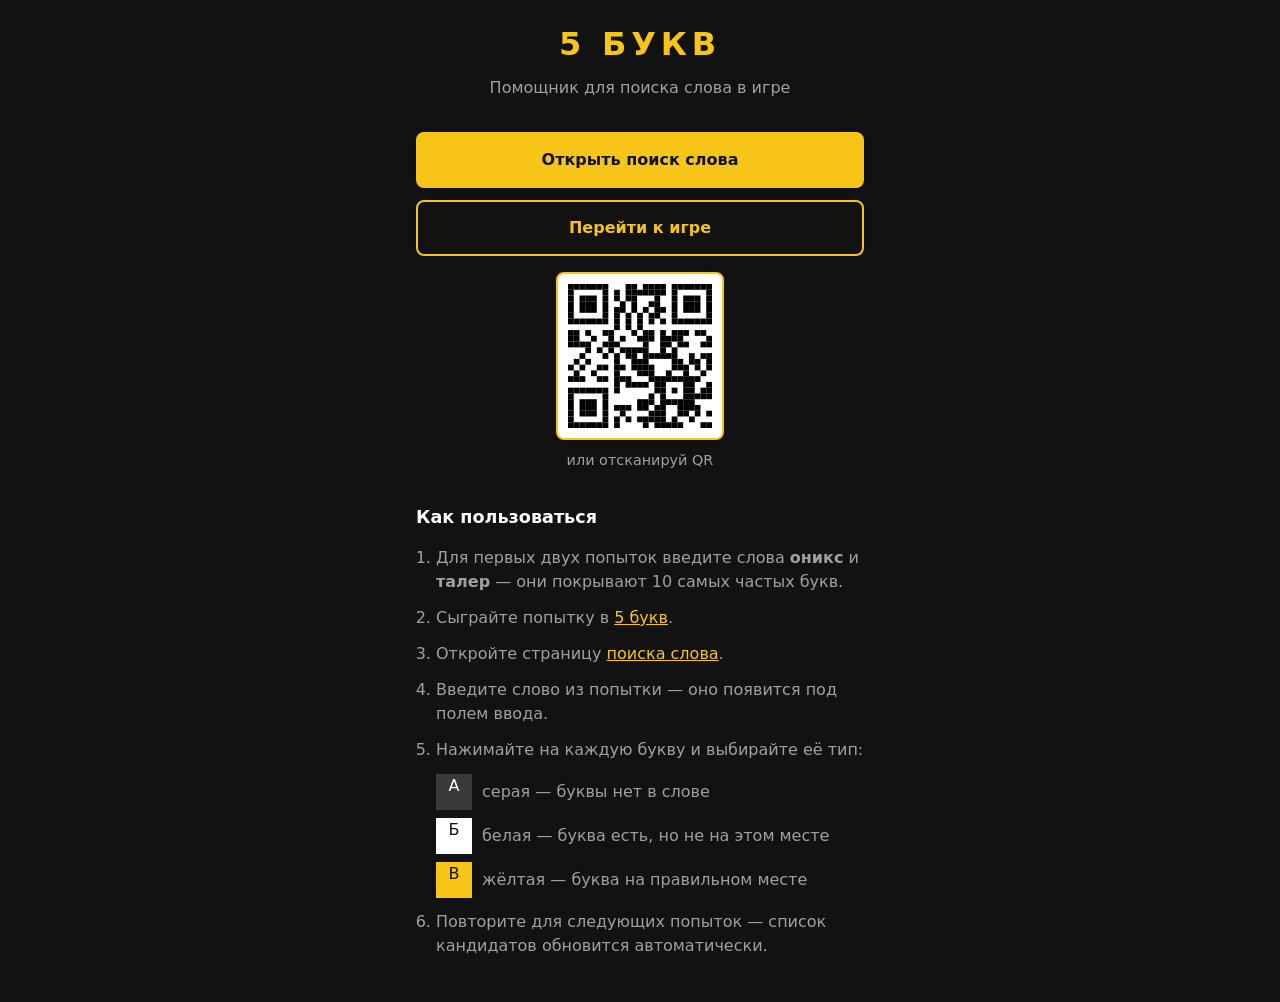
<file: index.html>
<!DOCTYPE html>
<html lang="ru">
<head>
  <meta charset="UTF-8">
  <meta name="viewport" content="width=device-width, initial-scale=1">
  <title>5 букв</title>
  <link rel="stylesheet" href="./base.css">
</head>
<body>
<div class="page home">
  <header class="home-header">
    <h1 class="home-title">5 БУКВ</h1>
    <p class="home-subtitle">Помощник для поиска слова в игре</p>
  </header>

  <nav class="home-nav">
    <a class="home-link home-link--primary" href="./solver.html">Открыть поиск слова</a>
    <div class="home-game">
      <a class="home-link" href="https://5bukv.tinkoff.ru/">Перейти к игре</a>
      <a class="home-qr" href="https://5bukv.tinkoff.ru/" aria-label="Перейти к игре по QR-коду">
        <img class="home-qr-image" src="./game-qr.svg" alt="" width="168" height="168">
        <span class="home-qr-caption">или отсканируй QR</span>
      </a>
    </div>
  </nav>

  <section class="home-section">
    <h2>Как пользоваться</h2>
    <ol class="home-steps">
      <li>Для первых двух попыток введите слова <strong>оникс</strong> и <strong>талер</strong> — они покрывают 10 самых частых букв.</li>
      <li>Сыграйте попытку в <a href="https://5bukv.tinkoff.ru/">5 букв</a>.</li>
      <li>Откройте страницу <a href="./solver.html">поиска слова</a>.</li>
      <li>Введите слово из попытки — оно появится под полем ввода.</li>
      <li>Нажимайте на каждую букву и выбирайте её тип:
        <ul class="legend">
          <li><span class="legend-tile tile--miss">А</span> серая — буквы нет в слове</li>
          <li><span class="legend-tile tile--present">Б</span> белая — буква есть, но не на этом месте</li>
          <li><span class="legend-tile tile--hit">В</span> жёлтая — буква на правильном месте</li>
        </ul>
      </li>
      <li>Повторите для следующих попыток — список кандидатов обновится автоматически.</li>
    </ol>
  </section>
</div>
</body>
</html>
</file>
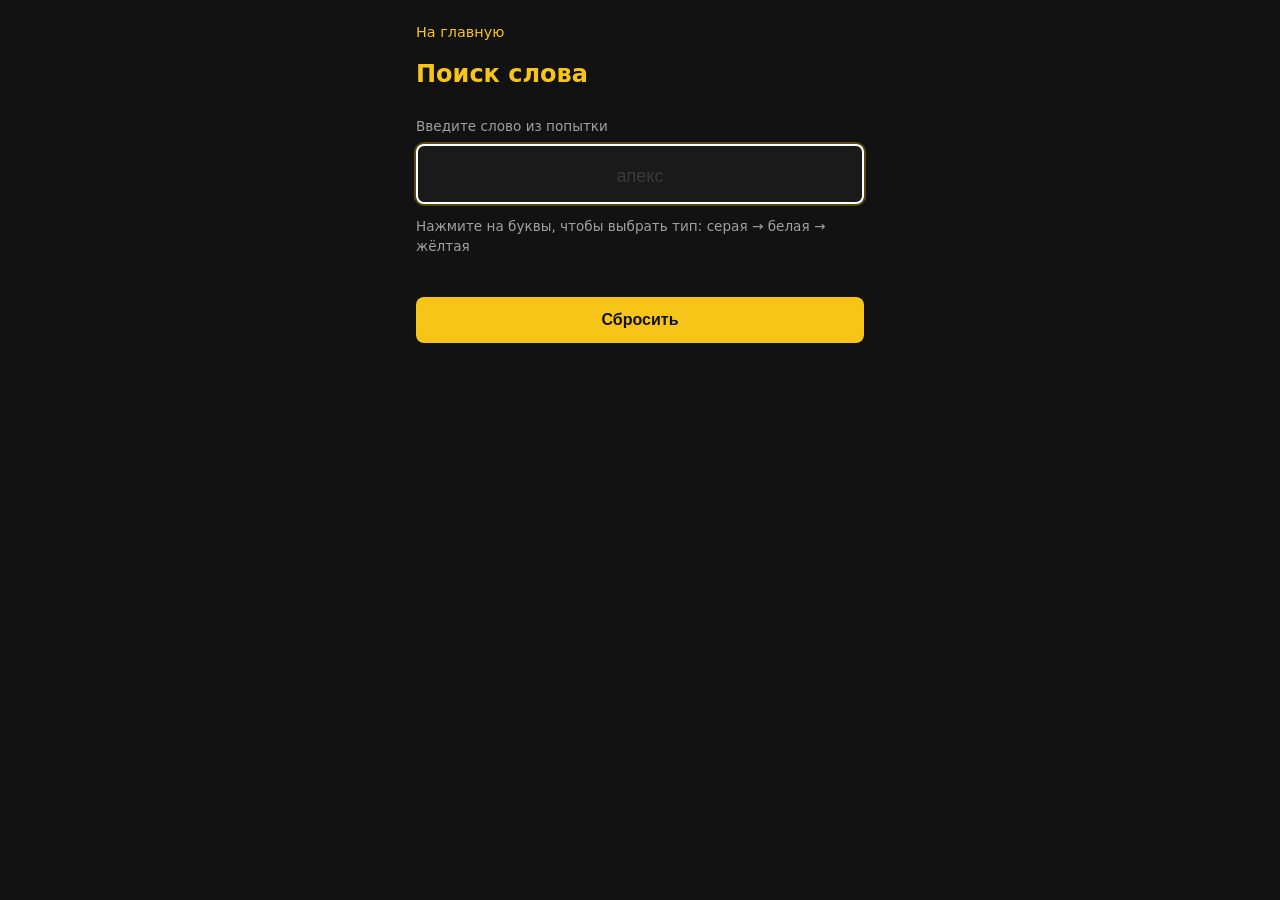
<file: solver.html>
<!DOCTYPE html>
<html lang="ru">
<head>
  <meta charset="UTF-8">
  <meta name="viewport" content="width=device-width, initial-scale=1">
  <title>Поиск слова — 5 букв</title>
  <link rel="stylesheet" href="./base.css">
</head>
<body>
<div class="page solver">
  <header class="solver-header">
    <a class="back-link" href="./index.html">На главную</a>
    <h1 class="solver-title">Поиск слова</h1>
  </header>

  <p id="status" class="status" data-error="Не удалось загрузить словарь.">Загрузка словаря…</p>

  <div class="solver-input">
    <label for="word-input">Введите слово из попытки</label>
    <input
      id="word-input"
      type="text"
      maxlength="5"
      placeholder="апекс"
      autocomplete="off"
      inputmode="text"
      disabled
    >
  </div>

  <p class="hint">Нажмите на буквы, чтобы выбрать тип: серая → белая → жёлтая</p>

  <div id="attempts" class="attempts"></div>

  <button type="button" id="reset">Сбросить</button>

  <section id="results" class="results" hidden>
    <p class="results-header">
      Кандидаты: <span id="results-count">0</span>
    </p>
    <ul id="results-list" class="results-list" data-empty="Совпадений нет"></ul>
  </section>
</div>
<script src="./filter.js"></script>
<script src="./confetti.js"></script>
<script src="./solver.js"></script>
</body>
</html>
</file>
<file: base.css>
:root {
  --bg: #121213;
  --surface: #1a1a1b;
  --text: #ffffff;
  --text-muted: #a0a0a0;
  --accent: #f6c518;
  --accent-dim: #c9a012;
  --correct: #ffffff;
  --border: #3a3a3c;
  --input-bg: #1a1a1b;
  --absent: #3a3a3c;
  --tile-hit-text: #121213;
}

html * {
  box-sizing: border-box;
}

body {
  margin: 0;
  padding: 0;
  font-family: system-ui, -apple-system, sans-serif;
  font-size: 16px;
  line-height: 1.5;
  color: var(--text);
  background-color: var(--bg);
  min-height: 100dvh;
}

a {
  color: var(--accent);
}

.page {
  max-width: 480px;
  margin: 0 auto;
  padding: 20px 16px 32px;
}

.home-header {
  text-align: center;
  margin-bottom: 32px;
}

.home-title {
  margin: 0;
  font-size: 2rem;
  letter-spacing: 0.15em;
  color: var(--accent);
}

.home-subtitle {
  margin: 8px 0 0;
  color: var(--text-muted);
}

.home-nav {
  display: flex;
  flex-direction: column;
  gap: 12px;
  margin-bottom: 32px;
}

.home-link {
  display: block;
  padding: 14px 20px;
  text-align: center;
  text-decoration: none;
  border: 2px solid var(--accent);
  border-radius: 8px;
  font-weight: 600;
  color: var(--accent);
}

.home-link--primary {
  background-color: var(--accent);
  color: var(--bg);
}

.home-link--primary:hover {
  background-color: var(--accent-dim);
  border-color: var(--accent-dim);
}

.home-game {
  display: flex;
  flex-direction: column;
  align-items: center;
  gap: 16px;
}

.home-game .home-link {
  width: 100%;
}

.home-qr {
  display: flex;
  flex-direction: column;
  align-items: center;
  gap: 10px;
  text-decoration: none;
  color: var(--text-muted);
}

.home-qr-image {
  display: block;
  width: 168px;
  height: 168px;
  padding: 10px;
  background: #ffffff;
  border: 2px solid var(--accent);
  border-radius: 8px;
}

.home-qr-caption {
  font-size: 0.9em;
}

.home-qr:hover .home-qr-caption {
  color: var(--accent);
}

.home-qr:focus-visible {
  outline: 2px solid var(--accent);
  outline-offset: 4px;
  border-radius: 4px;
}

.home-section h2 {
  margin: 0 0 16px;
  font-size: 1.1rem;
  color: var(--text);
}

.home-steps {
  margin: 0;
  padding-left: 20px;
  color: var(--text-muted);
}

.home-steps li {
  margin-bottom: 12px;
}

.home-steps a {
  color: var(--accent);
}

.legend {
  list-style: none;
  margin: 12px 0 0;
  padding: 0;
}

.legend li {
  display: flex;
  align-items: center;
  gap: 10px;
  margin-bottom: 8px;
}

.legend-tile {
  flex-shrink: 0;
  width: 36px;
  height: 36px;
  font-size: 1rem;
  text-align: center;
}

.solver-header {
  margin-bottom: 24px;
}

.back-link {
  display: inline-block;
  margin-bottom: 12px;
  font-size: 0.9rem;
  text-decoration: none;
}

.back-link:hover {
  text-decoration: underline;
}

.solver-title {
  margin: 0;
  font-size: 1.5rem;
  color: var(--accent);
}

.status {
  margin: 0 0 16px;
  color: var(--accent);
  font-size: 0.9em;
}

.solver-input label {
  display: block;
  margin-bottom: 8px;
  font-size: 0.85em;
  color: var(--text-muted);
}

.solver-input input {
  width: 100%;
  padding: 14px 16px;
  font-size: 24px;
  letter-spacing: 0.3em;
  text-transform: uppercase;
  text-align: center;
  color: var(--text);
  background-color: var(--input-bg);
  border: 2px solid var(--accent);
  border-radius: 8px;
  outline: none;
}

.solver-input input:disabled {
  opacity: 0.5;
}

.solver-input input::placeholder {
  color: var(--absent);
  letter-spacing: normal;
  text-transform: none;
  font-size: 18px;
}

.solver-input input:focus-visible {
  border-color: var(--correct);
  box-shadow: 0 0 0 2px rgba(246, 197, 24, 0.3);
}

.hint {
  margin: 12px 0 20px;
  font-size: 0.85em;
  color: var(--text-muted);
}

.attempts {
  display: flex;
  flex-direction: column;
  gap: 8px;
  margin-bottom: 20px;
}

.attempt-row {
  display: flex;
  justify-content: center;
  gap: 6px;
}

.tile {
  width: 56px;
  height: 56px;
  padding: 0;
  border: 2px solid var(--accent);
  border-radius: 4px;
  font-size: 1.75rem;
  font-weight: 700;
  text-transform: uppercase;
  cursor: pointer;
  touch-action: manipulation;
  -webkit-tap-highlight-color: transparent;
}

.tile--unset {
  color: var(--text);
  background-color: transparent;
}

.tile--miss {
  color: var(--text);
  background-color: var(--absent);
  border-color: var(--absent);
}

.tile--present {
  color: var(--tile-hit-text);
  background-color: var(--correct);
  border-color: var(--correct);
}

.tile--hit {
  color: var(--tile-hit-text);
  background-color: var(--accent);
  border-color: var(--accent);
}

.tile:focus-visible {
  outline: 2px solid var(--correct);
  outline-offset: 2px;
}

#reset {
  width: 100%;
  padding: 14px 20px;
  font-size: 16px;
  font-weight: 600;
  color: var(--bg);
  background-color: var(--accent);
  border: none;
  border-radius: 8px;
  cursor: pointer;
}

#reset:hover {
  background-color: var(--accent-dim);
}

#reset:focus-visible {
  outline: 2px solid var(--correct);
  outline-offset: 2px;
}

.results {
  margin-top: 24px;
  padding-top: 20px;
  border-top: 1px solid var(--border);
}

.results-header {
  margin: 0 0 12px;
  font-weight: 600;
  color: var(--accent);
}

.results-list {
  list-style: none;
  margin: 0;
  padding: 0;
  max-height: 40vh;
  overflow-y: auto;
  display: flex;
  flex-wrap: wrap;
  gap: 8px;
}

.results-list li {
  padding: 8px 14px;
  background: var(--surface);
  border: 1px solid var(--border);
  border-radius: 4px;
  font-variant-numeric: tabular-nums;
  letter-spacing: 0.05em;
  text-transform: uppercase;
}

.results-list .results-word {
  cursor: pointer;
  touch-action: manipulation;
  -webkit-tap-highlight-color: transparent;
}

.results-list .results-word:hover {
  border-color: var(--accent);
}

.results-list .results-word:focus-visible {
  outline: 2px solid var(--accent);
  outline-offset: 2px;
}

.results-list .results-empty {
  border-color: transparent;
  background: transparent;
  color: var(--text-muted);
  text-transform: none;
  letter-spacing: normal;
  font-variant-numeric: normal;
}

.results-single .results-list li {
  background: var(--correct);
  color: var(--bg);
  border-color: var(--correct);
  font-weight: 700;
  font-size: 1.2em;
}

@media (max-width: 400px) {
  .tile {
    width: 48px;
    height: 48px;
    font-size: 1.5rem;
  }
}

.confetti-canvas {
  position: fixed;
  inset: 0;
  z-index: 1000;
  pointer-events: none;
}

body.is-won {
  cursor: pointer;
}

body.is-won .page {
  pointer-events: none;
}
</file>
